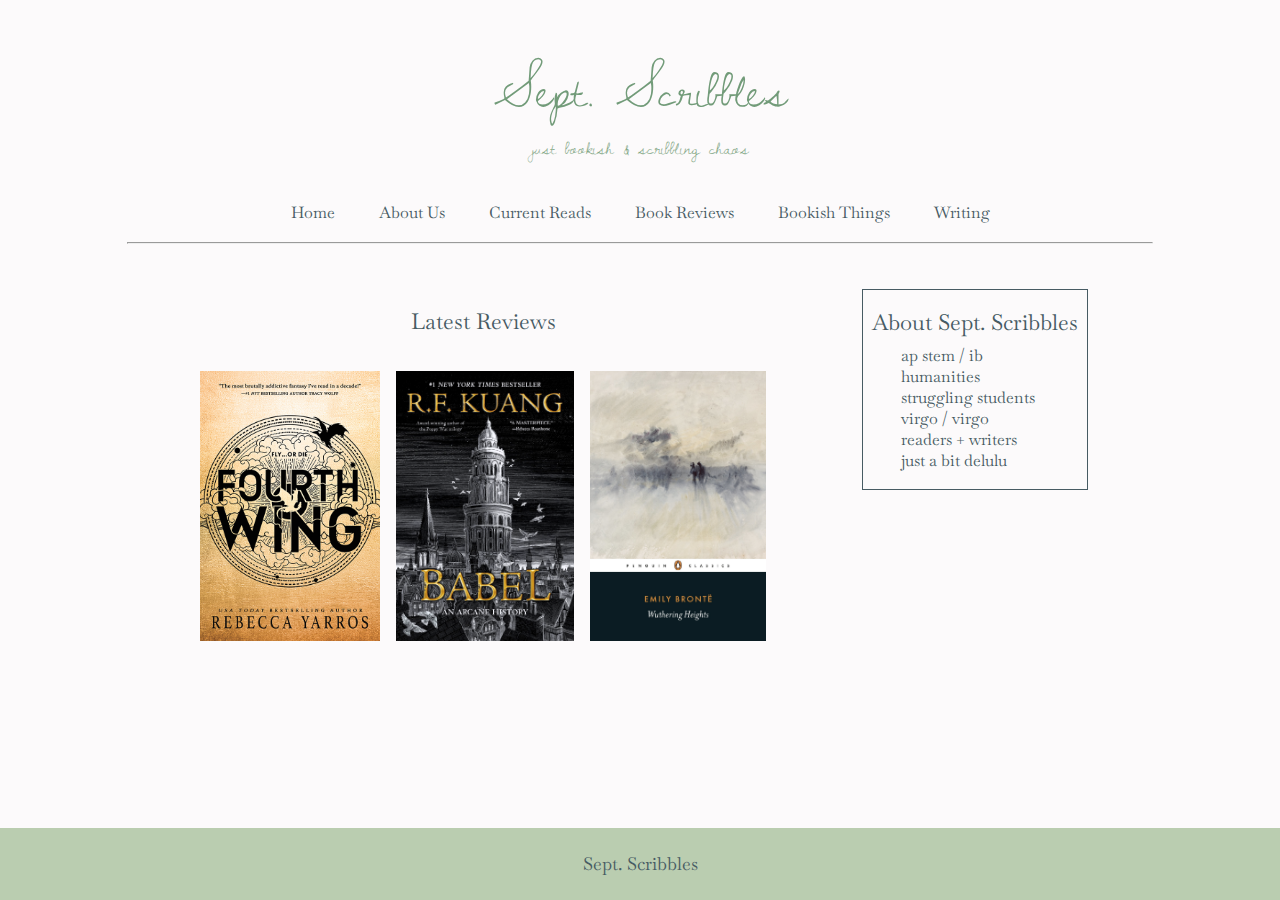
<file: index.html>
<!DOCTYPE html>
<html>
<head>
    <title>Home | Sept. Scribbles</title>
    <link rel="stylesheet" type="text/css" href="HP.css">
    <link rel="stylesheet" href="https://fonts.googleapis.com/css?family=Dawning of a New Day|Baskervville">
</head>

<body>
    <center>
        <div class="name">
            Sept. Scribbles
        </div>
        <div class="quote">
            just bookish & scribbling chaos
        </div>
        <div class="bar">
            <ul>
                <!-- <li>Home</li>
                <li>About Us</li>
                <li>Current Reads</li>
                <li>Book Reviews</li>
                <li>Bookish Things</li>
                <li>Writing</li> -->
                <li><a style="text-decoration: none; color: #475B63;" href="https://septscribbles.netlify.app/">Home</a></li>
                <li><a style="text-decoration: none; color: #475B63;" href="https://septscribbles.netlify.app/aboutus">About Us</a></li>
                <li><a style="text-decoration: none; color: #475B63;" href="https://septscribbles.netlify.app/currentreads">Current Reads</a></li>
                <li><a style="text-decoration: none; color: #475B63;" href="https://septscribbles.netlify.app/bookreviews">Book Reviews</a></li>
                <li><a style="text-decoration: none; color: #475B63;" href="https://septscribbles.netlify.app/bookishthings">Bookish Things</a></li>
                <li><a style="text-decoration: none; color: #475B63;" href="https://septscribbles.netlify.app/writing">Writing</a></li>
            </ul>
        </div>
        <hr style="width: 80vw; color: #475B63;">
    </center>
    <div class="container">
        <div class="reviews">
            <center>
                <p style="margin: 2vh 0 4vh 0; padding: 0; font-size: 22px;">
                    Latest Reviews
                </p>
            </center>
            <div class="books">
                <!-- most recent reviews at the top -->
                <a href="https://septscribbles.netlify.app/reviews/fourthwing"><img src="Images/Books/fw.jpeg" alt="Fourth Wing" style="height: 30vh;"></a>
                <a href="https://septscribbles.netlify.app/reviews/babel"><img src="Images/Books/baah.jpeg" alt="Babel" style="height: 30vh;"></a>
                <a href="https://septscribbles.netlify.app/reviews/wuthering"><img src="Images/Books/wh.jpeg" alt="Wuthering" style="height: 30vh;"></a>
                <!-- <a href="https://www.google.com/"><img src="filler.jpeg" alt="Recent Book 1" style="height: 30vh;"></a> -->
            </div>
        </div>
        <div class="about-us">
            <center>
                <p style="margin: 2vh 0 0 0; padding: 0; font-size: 22px;">
                    About Sept. Scribbles
                </p>
                <p style="margin: 1vh 3vw 2vh 3vw; padding: 0; text-align: left; font-size: 16px;">
                    <!-- <center> -->
                        ap stem / ib humanities
                        <br>
                        struggling students
                        <br>
                        virgo / virgo
                        <br>
                        readers + writers
                        <br>
                        just a bit delulu
                    <!-- </center> -->
                </p>
            </center>
        </div>
    </div>
    <div class="footing">
        Sept. Scribbles
    </div>
</body>
</html>
</file>
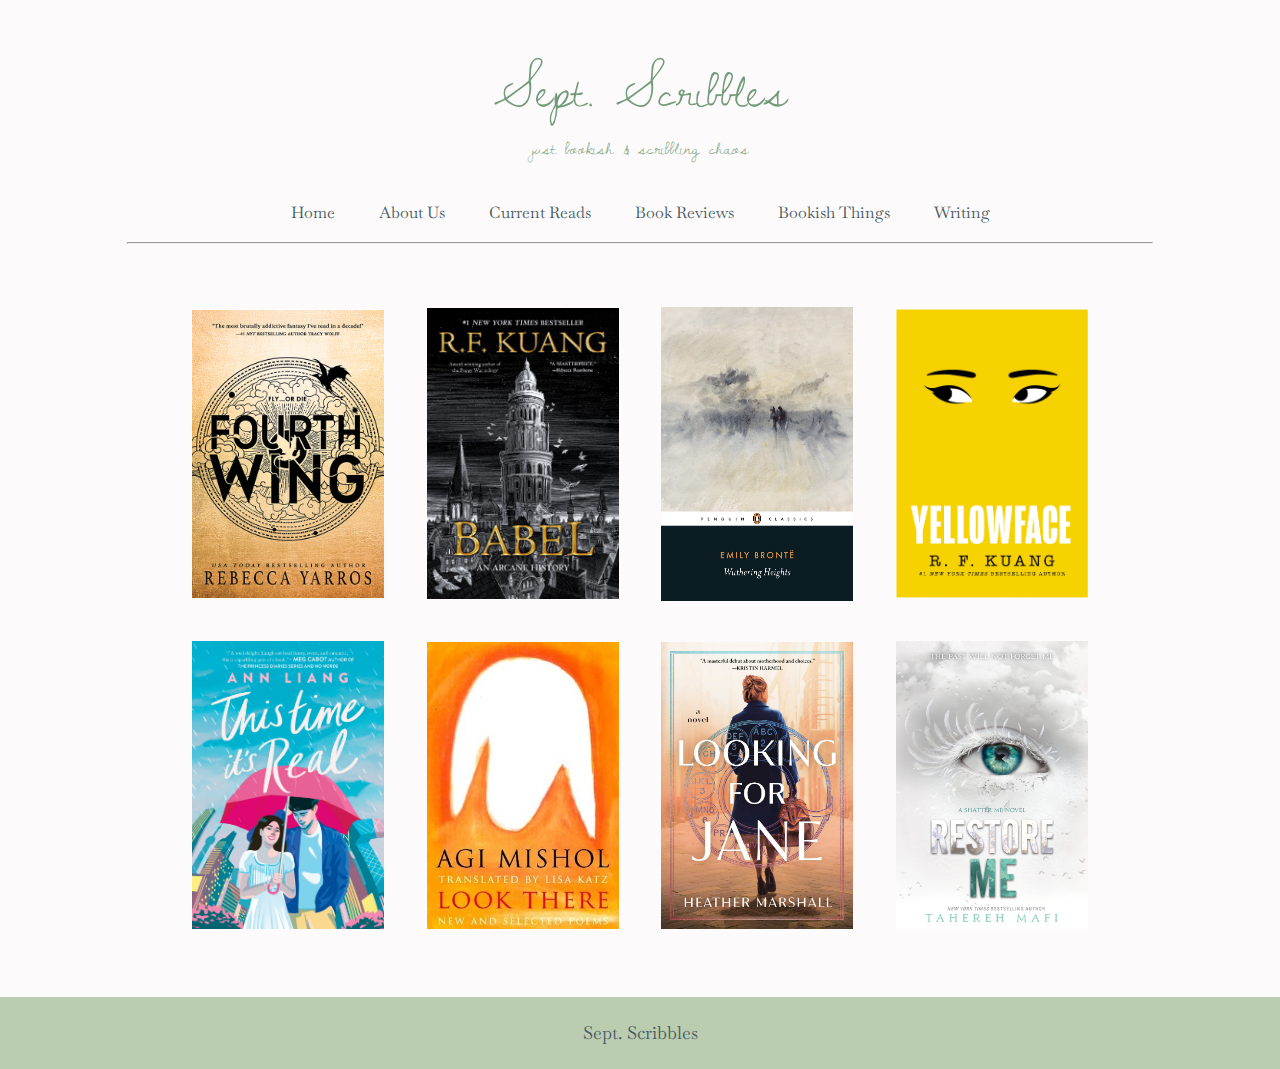
<file: BookReviews.html>
<!DOCTYPE html>
<html>
<head>
    <title>All Reviews | Sept. Scribbles</title>
    <link rel="stylesheet" type="text/css" href="BR.css">
    <link rel="stylesheet" href="https://fonts.googleapis.com/css?family=Dawning of a New Day|Baskervville">
</head>

<body>
    <center>
        <div class="name">
            Sept. Scribbles
        </div>
        <div class="quote">
            just bookish & scribbling chaos
        </div>
        <div class="bar">
            <ul>
                <!-- <li>Home</li>
                <li>About Us</li>
                <li>Current Reads</li>
                <li>Book Reviews</li>
                <li>Bookish Things</li>
                <li>Writing</li> -->
                <li><a style="text-decoration: none; color: #475B63;" href="https://septscribbles.netlify.app/">Home</a></li>
                <li><a style="text-decoration: none; color: #475B63;" href="https://septscribbles.netlify.app/aboutus">About Us</a></li>
                <li><a style="text-decoration: none; color: #475B63;" href="https://septscribbles.netlify.app/currentreads">Current Reads</a></li>
                <li><a style="text-decoration: none; color: #475B63;" href="https://septscribbles.netlify.app/bookreviews">Book Reviews</a></li>
                <li><a style="text-decoration: none; color: #475B63;" href="https://septscribbles.netlify.app/bookishthings">Bookish Things</a></li>
                <li><a style="text-decoration: none; color: #475B63;" href="https://septscribbles.netlify.app/writing">Writing</a></li>
            </ul>
        </div>
        <hr style="width: 80vw; color: #475B63;">
        <div class="covers">
            <!-- most recent reviews at the top -->
            <a href="https://septscribbles.netlify.app/reviews/fourthwing"><img src="Images/Books/fw.jpeg" alt="Fourth Wing" class="cover"></a>
            <a href="https://septscribbles.netlify.app/reviews/babel"><img src="Images/Books/baah.jpeg" alt="Babel" class="cover"></a>
            <a href="https://septscribbles.netlify.app/reviews/wuthering"><img src="Images/Books/wh.jpeg" alt="Wuthering" class="cover"></a>
            <a href="https://septscribbles.netlify.app/reviews/yellowface"><img src="Images/Books/y.jpeg" alt="Yellowface" class="cover"></a>
            <a href="https://septscribbles.netlify.app/reviews/thistimeit'sreal"><img src="Images/Books/ttir.jpeg" alt="This Time It's Real" class="cover"></a>
            <a href="https://septscribbles.netlify.app/reviews/look"><img src="Images/Books/ltsp.jpeg" alt="Look" class="cover"></a>
            <a href="https://septscribbles.netlify.app/reviews/looking"><img src="Images/Books/lfj.jpeg" alt="Looking" class="cover"></a>
            <a href="https://septscribbles.netlify.app/reviews/restore"><img src="Images/Books/rm.jpeg" alt="Restore" class="cover"></a>
            <!-- <a href="https://www.google.com/"><img src="filler.jpeg" alt="Book 8" class="cover"></a> -->
        </div>
    </center>
    <div class="footing">
        Sept. Scribbles
    </div>
</body>
</html>
</file>
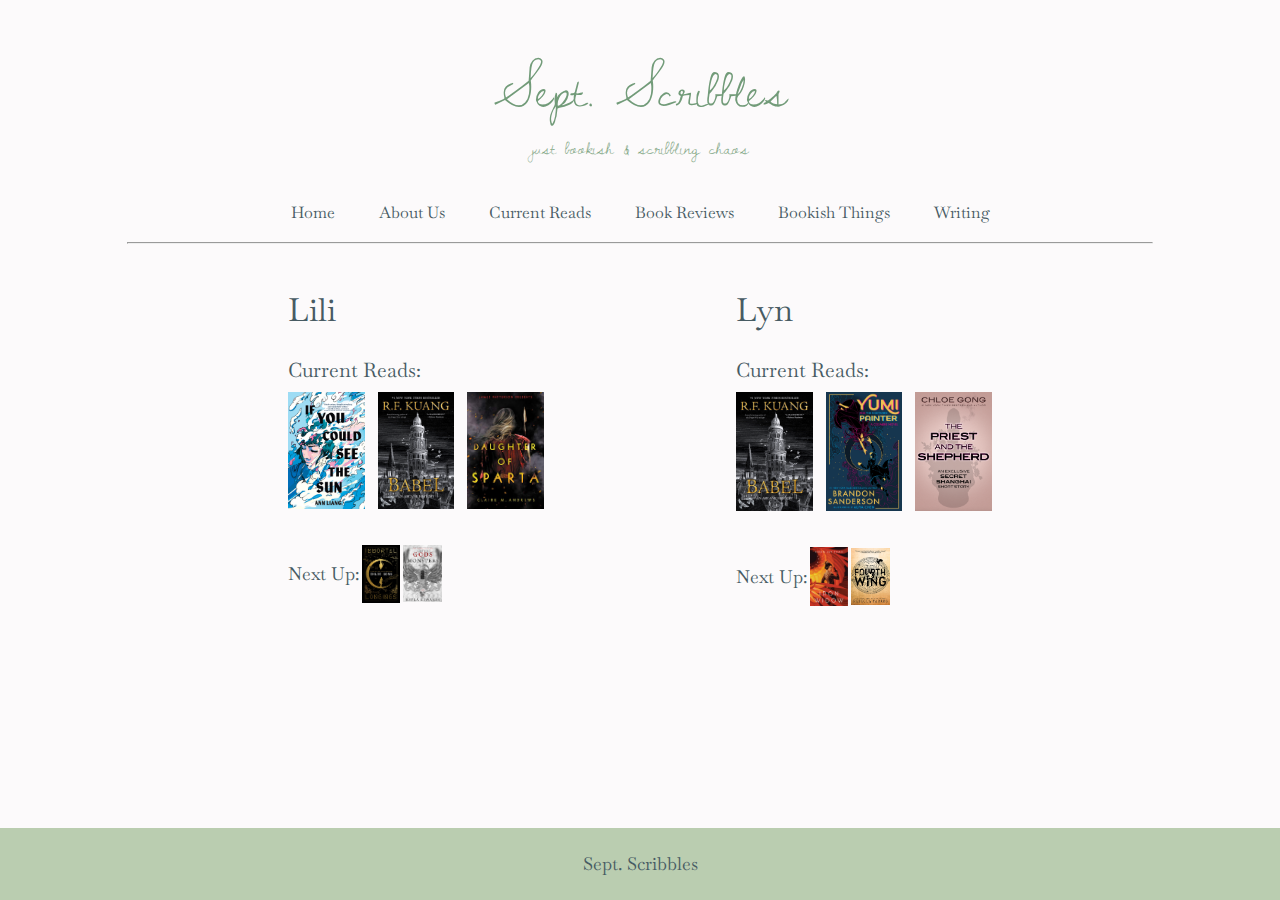
<file: CurrentReads.html>
<!DOCTYPE html>
<html>
<head>
    <title>Current Reads | Sept. Scribbles</title>
    <link rel="stylesheet" type="text/css" href="CR.css">
    <link rel="stylesheet" href="https://fonts.googleapis.com/css?family=Dawning of a New Day|Baskervville">
</head>

<body>
    <center>
        <div class="name">
            Sept. Scribbles
        </div>
        <div class="quote">
            just bookish & scribbling chaos
        </div>
        <div class="bar">
            <ul>
                <!-- <li>Home</li>
                <li>About Us</li>
                <li>Current Reads</li>
                <li>Book Reviews</li>
                <li>Bookish Things</li>
                <li>Writing</li> -->
                <li><a style="text-decoration: none; color: #475B63;" href="https://septscribbles.netlify.app/">Home</a></li>
                <li><a style="text-decoration: none; color: #475B63;" href="https://septscribbles.netlify.app/aboutus">About Us</a></li>
                <li><a style="text-decoration: none; color: #475B63;" href="https://septscribbles.netlify.app/currentreads">Current Reads</a></li>
                <li><a style="text-decoration: none; color: #475B63;" href="https://septscribbles.netlify.app/bookreviews">Book Reviews</a></li>
                <li><a style="text-decoration: none; color: #475B63;" href="https://septscribbles.netlify.app/bookishthings">Bookish Things</a></li>
                <li><a style="text-decoration: none; color: #475B63;" href="https://septscribbles.netlify.app/writing">Writing</a></li>
            </ul>
        </div>
        <hr style="width: 80vw; color: #475B63;">
    </center>
    <div class="container">
        <div class="person">
            <p class="text" style="margin-bottom: 3vh; font-size: 32px;">
                Lili
            </p>
            <p class="text" style="margin-bottom: 1vh; font-size: 20px;">
                Current Reads:
            </p>
            <div class="current">
                <img src="Images/Books/iycsts.jpg" alt="Lili CR 1" style="width: 6vw;">
                <img src="Images/Books/baah.jpeg" alt="Lili CR 2" style="width: 6vw;">
                <img src="Images/Books/dos.jpg" alt="Lili CR 3" style="width: 6vw;">
            </div>
            <div class="next">
                <p class="text" style="font-size: 18px;">
                    Next Up:
                </p>
                <img src="Images/Books/il.jpg" alt="Lili NR 1" style="width: 3vw;">
                <img src="Images/Books/cogam.jpg" alt="Lili NR 2" style="width: 3vw;">
            </div>
        </div>
        <div class="person">
            <p class="text" style="margin-bottom: 3vh; font-size: 32px;">
                Lyn
            </p>
            <p class="text" style="margin-bottom: 1vh; font-size: 20px;">
                Current Reads:
            </p>
            <div class="current">
                <img src="Images/Books/baah.jpeg" alt="Lyn CR 1" style="width: 6vw;">
                <img src="Images/Books/yatnp.jpg" alt="Lyn CR 2" style="width: 6vw;">
                <img src="Images/Books/tpats.jpg" alt="Lyn CR 3" style="width: 6vw;">
            </div>
            <div class="next">
                <p class="text" style="font-size: 18px;">
                    Next Up:
                </p>
                <img src="Images/Books/iw.jpg" alt="Lyn NR 1" style="width: 3vw;">
                <img src="Images/Books/fw.jpeg" alt="Lyn NR 2" style="width: 3vw;">
            </div>
        </div>
    </div>
    <div class="footing">
        Sept. Scribbles
    </div>
</body>
</html>
</file>
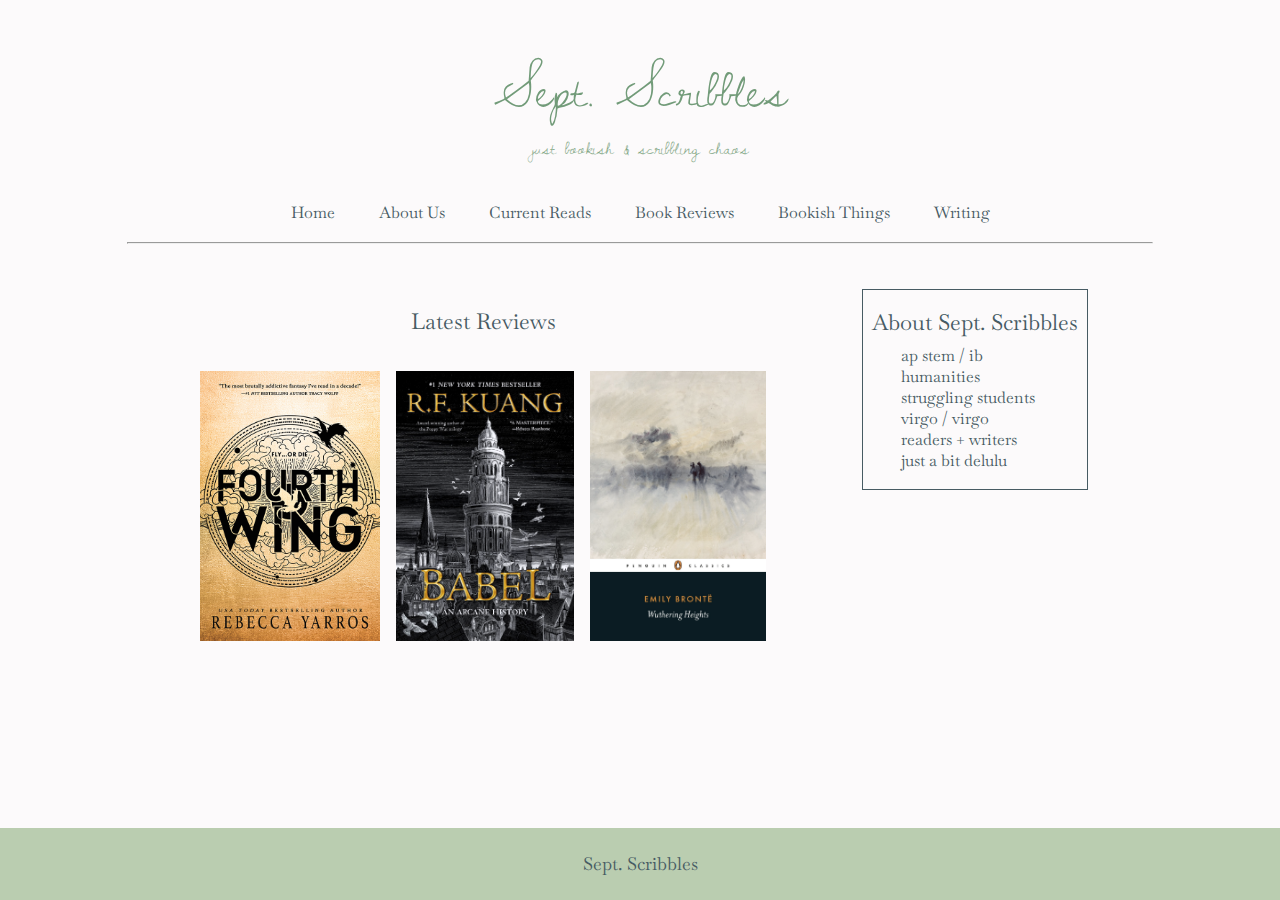
<file: HomePage.html>
<!DOCTYPE html>
<html>
<head>
    <title>Home | Sept. Scribbles</title>
    <link rel="stylesheet" type="text/css" href="HP.css">
    <link rel="stylesheet" href="https://fonts.googleapis.com/css?family=Dawning of a New Day|Baskervville">
</head>

<body>
    <center>
        <div class="name">
            Sept. Scribbles
        </div>
        <div class="quote">
            just bookish & scribbling chaos
        </div>
        <div class="bar">
            <ul>
                <li>Home</li>
                <li>About Us</li>
                <li>Current Reads</li>
                <li>Book Reviews</li>
                <li>Bookish Things</li>
                <li>Writing</li>
            </ul>
        </div>
        <hr style="width: 80vw; color: #475B63;">
    </center>
    <div class="container">
        <div class="reviews">
            <center>
                <p style="margin: 2vh 0 4vh 0; padding: 0; font-size: 22px;">
                    Latest Reviews
                </p>
            </center>
            <div class="books">
                <!-- most recent reviews at the top -->
                <a href="https://www.google.com/"><img src="Images/Books/fw.jpeg" alt="Fourth Wing" style="height: 30vh;"></a>
                <a href="https://www.google.com/"><img src="Images/Books/baah.jpeg" alt="Babel" style="height: 30vh;"></a>
                <a href="https://www.google.com/"><img src="Images/Books/wh.jpeg" alt="Wuthering" style="height: 30vh;"></a>
                <!-- <a href="https://www.google.com/"><img src="filler.jpeg" alt="Recent Book 1" style="height: 30vh;"></a> -->
            </div>
        </div>
        <div class="about-us">
            <center>
                <p style="margin: 2vh 0 0 0; padding: 0; font-size: 22px;">
                    About Sept. Scribbles
                </p>
                <p style="margin: 1vh 3vw 2vh 3vw; padding: 0; text-align: left; font-size: 16px;">
                    <!-- <center> -->
                        ap stem / ib humanities
                        <br>
                        struggling students
                        <br>
                        virgo / virgo
                        <br>
                        readers + writers
                        <br>
                        just a bit delulu
                    <!-- </center> -->
                </p>
            </center>
        </div>
    </div>
    <div class="footing">
        Sept. Scribbles
    </div>
</body>
</html>
</file>
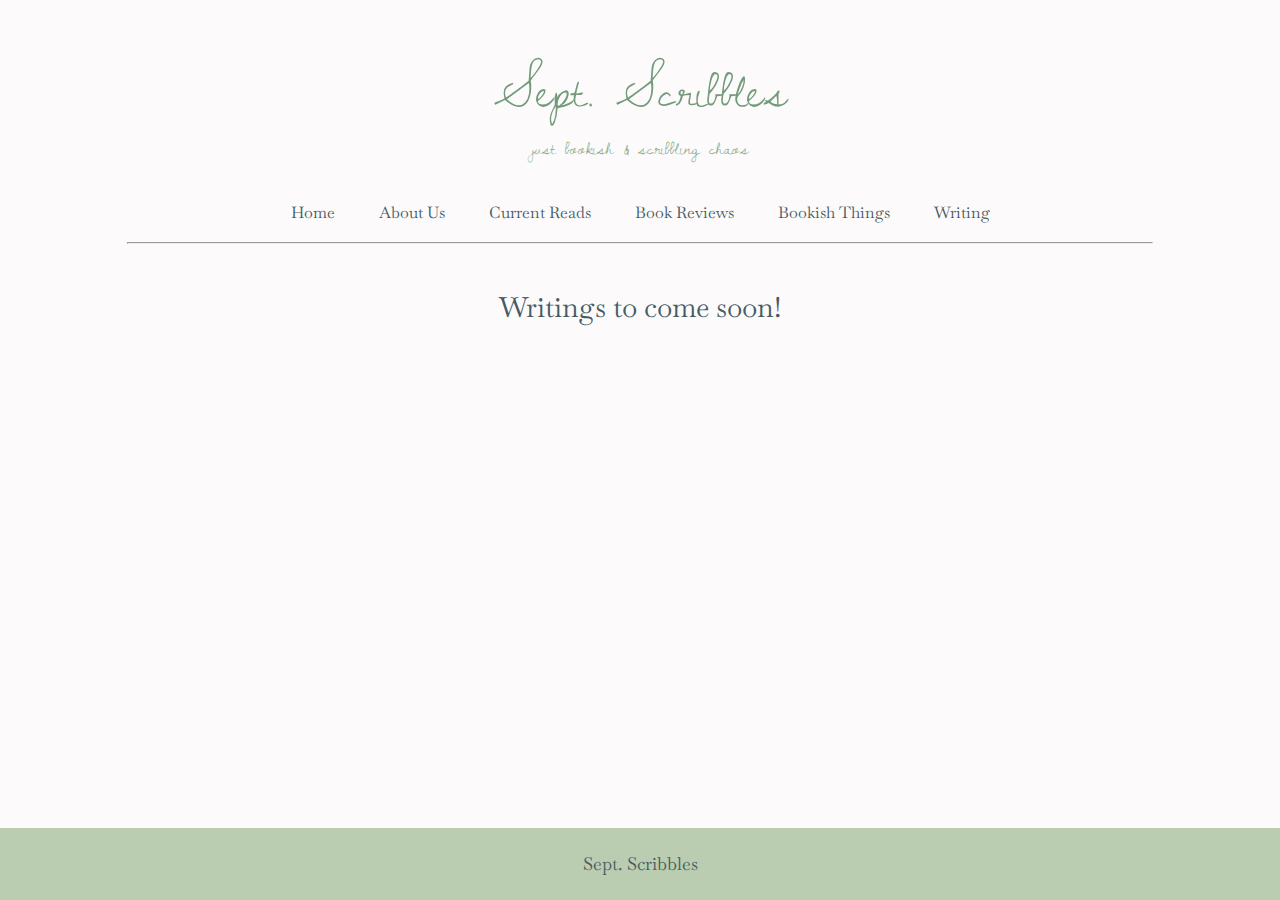
<file: Writing.html>
<!DOCTYPE html>
<html>
<head>
    <title>Writings | Sept. Scribbles</title>
    <link rel="stylesheet" type="text/css" href="W.css">
    <link rel="stylesheet" href="https://fonts.googleapis.com/css?family=Dawning of a New Day|Baskervville">
</head>

<body>
    <center>
        <div class="name">
            Sept. Scribbles
        </div>
        <div class="quote">
            just bookish & scribbling chaos
        </div>
        <div class="bar">
            <ul>
                <!-- <li>Home</li>
                <li>About Us</li>
                <li>Current Reads</li>
                <li>Book Reviews</li>
                <li>Bookish Things</li>
                <li>Writing</li> -->
                <li><a style="text-decoration: none; color: #475B63;" href="https://septscribbles.netlify.app/">Home</a></li>
                <li><a style="text-decoration: none; color: #475B63;" href="https://septscribbles.netlify.app/aboutus">About Us</a></li>
                <li><a style="text-decoration: none; color: #475B63;" href="https://septscribbles.netlify.app/currentreads">Current Reads</a></li>
                <li><a style="text-decoration: none; color: #475B63;" href="https://septscribbles.netlify.app/bookreviews">Book Reviews</a></li>
                <li><a style="text-decoration: none; color: #475B63;" href="https://septscribbles.netlify.app/bookishthings">Bookish Things</a></li>
                <li><a style="text-decoration: none; color: #475B63;" href="https://septscribbles.netlify.app/writing">Writing</a></li>
            </ul>
        </div>
        <hr style="width: 80vw; color: #475B63;">
    </center>
    <div style="margin: 5vh 25vw;">
        <center>
            <p style="font-size: 28px;">
                Writings to come soon!
            </p>
        </center>
        <!-- <div style="margin-bottom: 4vh;">
            <p style="font-size: 28px;">
                [Writing 1 name]
            </p>
            <p style="font-size: 20px;">
                [Writing 1 synopsis]
            </p>
        </div>
        <div style="margin-bottom: 4vh;">
            <p style="font-size: 28px;">
                [Writing 2 name]
            </p>
            <p style="font-size: 20px;">
                [Writing 2 synopsis]
            </p>
        </div>
        <div>
            <p style="font-size: 28px;">
                [Writing 3 name]
            </p>
            <p style="font-size: 20px;">
                [Writing 3 synopsis]
            </p>
        </div> -->
    </div>
    <div class="footing">
        Sept. Scribbles
    </div>
</body>
</html>
</file>
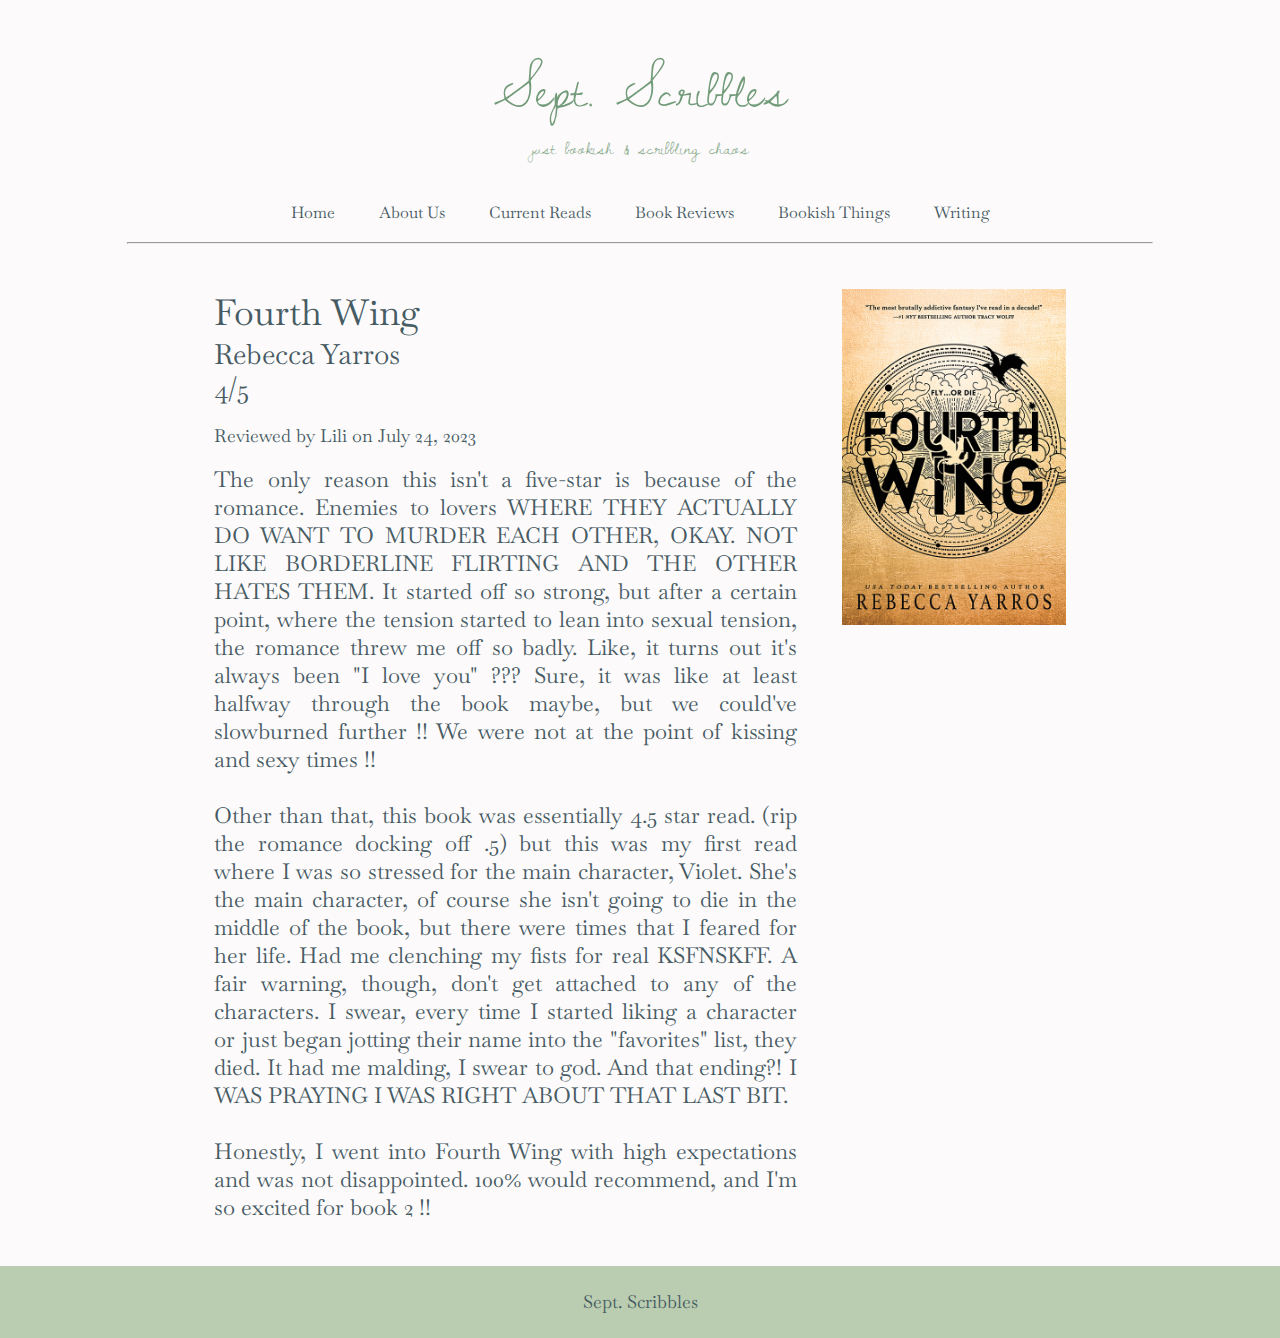
<file: Reviews/FourthWing.html>
<!DOCTYPE html>
<html>
<head>
    <title>Fourth Wing Review | Sept. Scribbles</title>
    <link rel="stylesheet" type="text/css" href="BRCT.css">
    <link rel="stylesheet" href="https://fonts.googleapis.com/css?family=Dawning of a New Day|Baskervville">
</head>

<body>
    <center>
        <div class="name">
            Sept. Scribbles
        </div>
        <div class="quote">
            just bookish & scribbling chaos
        </div>
        <div class="bar">
            <ul>
                <li><a style="text-decoration: none; color: #475B63;" href="https://septscribbles.netlify.app/">Home</a></li>
                <li><a style="text-decoration: none; color: #475B63;" href="https://septscribbles.netlify.app/aboutus">About Us</a></li>
                <li><a style="text-decoration: none; color: #475B63;" href="https://septscribbles.netlify.app/currentreads">Current Reads</a></li>
                <li><a style="text-decoration: none; color: #475B63;" href="https://septscribbles.netlify.app/bookreviews">Book Reviews</a></li>
                <li><a style="text-decoration: none; color: #475B63;" href="https://septscribbles.netlify.app/bookishthings">Bookish Things</a></li>
                <li><a style="text-decoration: none; color: #475B63;" href="https://septscribbles.netlify.app/writing">Writing</a></li>
            </ul>
        </div>
        <hr style="width: 80vw; color: #475B63;">
        <div class="review">
            <div class="content">
                <p style="font-size: 36px;">
                    Fourth Wing
                </p>
                <p style="font-size: 28px;">
                    Rebecca Yarros
                </p>
                <p style="font-size: 26px;">
                    4/5
                </p>
                <br>
                <p style="font-size: 18px;">
                    Reviewed by Lili on July 24, 2023
                </p>
                <br>
                <p style="text-align: justify; font-size: 22px;">
                    The only reason this isn't a five-star is because of the romance. Enemies to lovers WHERE THEY ACTUALLY DO WANT TO MURDER EACH OTHER, OKAY. NOT LIKE BORDERLINE FLIRTING AND THE OTHER HATES THEM. It started off so strong, but after a certain point, where the tension started to lean into sexual tension, the romance threw me off so badly. Like, it turns out it's always been "I love you" ??? Sure, it was like at least halfway through the book maybe, but we could've slowburned further !! We were not at the point of kissing and sexy times !!
                    <br><br>
                    Other than that, this book was essentially 4.5 star read. (rip the romance docking off .5) but this was my first read where I was so stressed for the main character, Violet. She's the main character, of course she isn't going to die in the middle of the book, but there were times that I feared for her life. Had me clenching my fists for real KSFNSKFF. A fair warning, though, don't get attached to any of the characters. I swear, every time I started liking a character or just began jotting their name into the "favorites" list, they died. It had me malding, I swear to god. And that ending?! I WAS PRAYING I WAS RIGHT ABOUT THAT LAST BIT.
                    <br><br>
                    Honestly, I went into Fourth Wing with high expectations and was not disappointed. 100% would recommend, and I'm so excited for book 2 !!
                </p>
            </div>
            <img src="../Images/Books/fw.jpeg" alt="book" style="flex-basis: 25%; align-self: flex-start; width: 10vw;">
        </div>
    </center>
    <div class="footing">
        Sept. Scribbles
    </div>
</body>
</html>
</file>
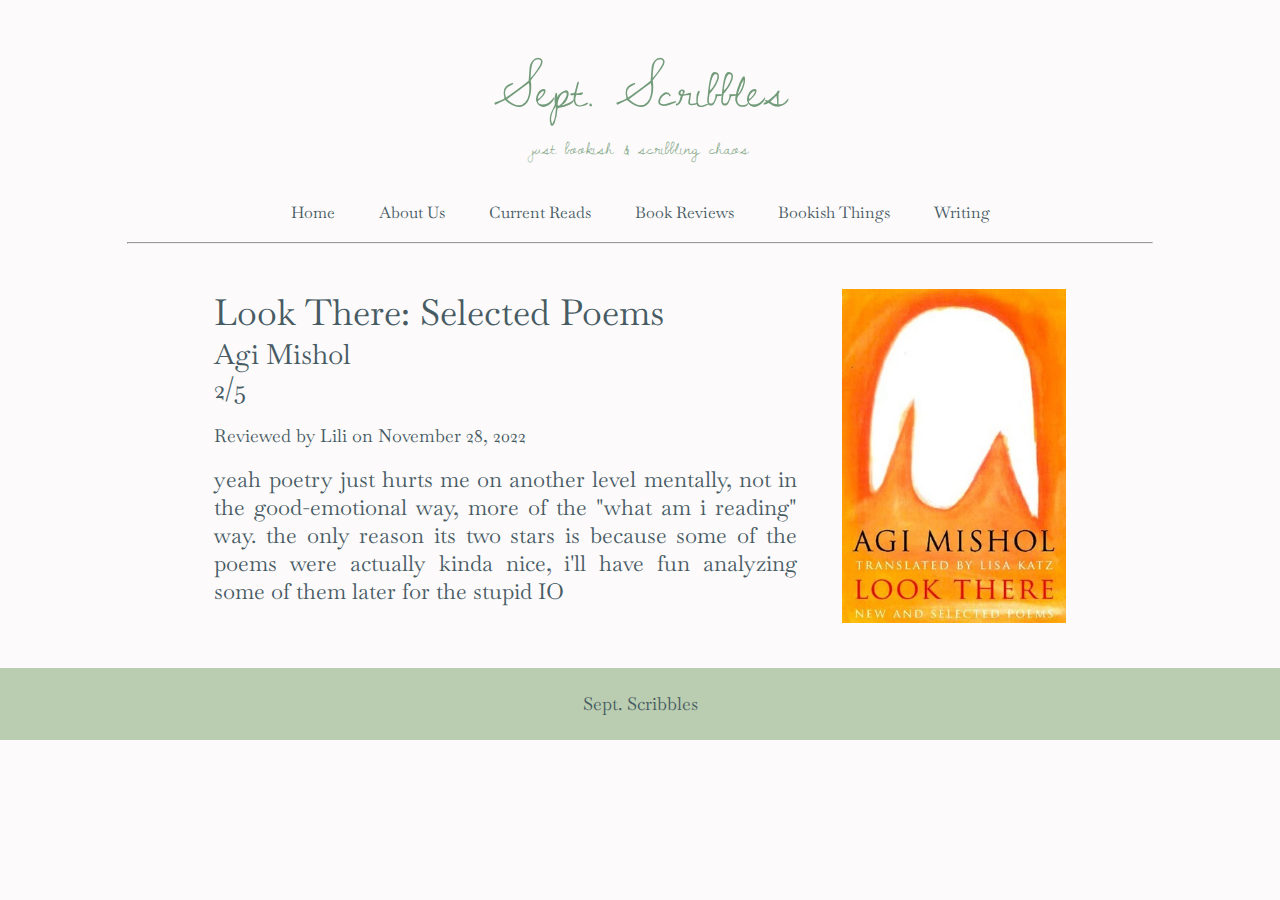
<file: Reviews/Look.html>
<!DOCTYPE html>
<html>
<head>
    <title>Look There: Selected Poems Review | Sept. Scribbles</title>
    <link rel="stylesheet" type="text/css" href="BRCT.css">
    <link rel="stylesheet" href="https://fonts.googleapis.com/css?family=Dawning of a New Day|Baskervville">
</head>

<body>
    <center>
        <div class="name">
            Sept. Scribbles
        </div>
        <div class="quote">
            just bookish & scribbling chaos
        </div>
        <div class="bar">
            <ul>
                <li><a style="text-decoration: none; color: #475B63;" href="https://septscribbles.netlify.app/">Home</a></li>
                <li><a style="text-decoration: none; color: #475B63;" href="https://septscribbles.netlify.app/aboutus">About Us</a></li>
                <li><a style="text-decoration: none; color: #475B63;" href="https://septscribbles.netlify.app/currentreads">Current Reads</a></li>
                <li><a style="text-decoration: none; color: #475B63;" href="https://septscribbles.netlify.app/bookreviews">Book Reviews</a></li>
                <li><a style="text-decoration: none; color: #475B63;" href="https://septscribbles.netlify.app/bookishthings">Bookish Things</a></li>
                <li><a style="text-decoration: none; color: #475B63;" href="https://septscribbles.netlify.app/writing">Writing</a></li>
            </ul>
        </div>
        <hr style="width: 80vw; color: #475B63;">
        <div class="review">
            <div class="content">
                <p style="font-size: 36px;">
                    Look There: Selected Poems
                </p>
                <p style="font-size: 28px;">
                    Agi Mishol
                </p>
                <p style="font-size: 26px;">
                    2/5
                </p>
                <br>
                <p style="font-size: 18px;">
                    Reviewed by Lili on November 28, 2022
                </p>
                <br>
                <p style="text-align: justify; font-size: 22px;">
                    yeah poetry just hurts me on another level mentally, not in the good-emotional way, more of the "what am i reading" way. the only reason its two stars is because some of the poems were actually kinda nice, i'll have fun analyzing some of them later for the stupid IO
                </p>
            </div>
            <img src="../Images/Books/ltsp.jpeg" alt="book" style="flex-basis: 25%; align-self: flex-start; width: 10vw;">
        </div>
    </center>
    <div class="footing">
        Sept. Scribbles
    </div>
</body>
</html>
</file>
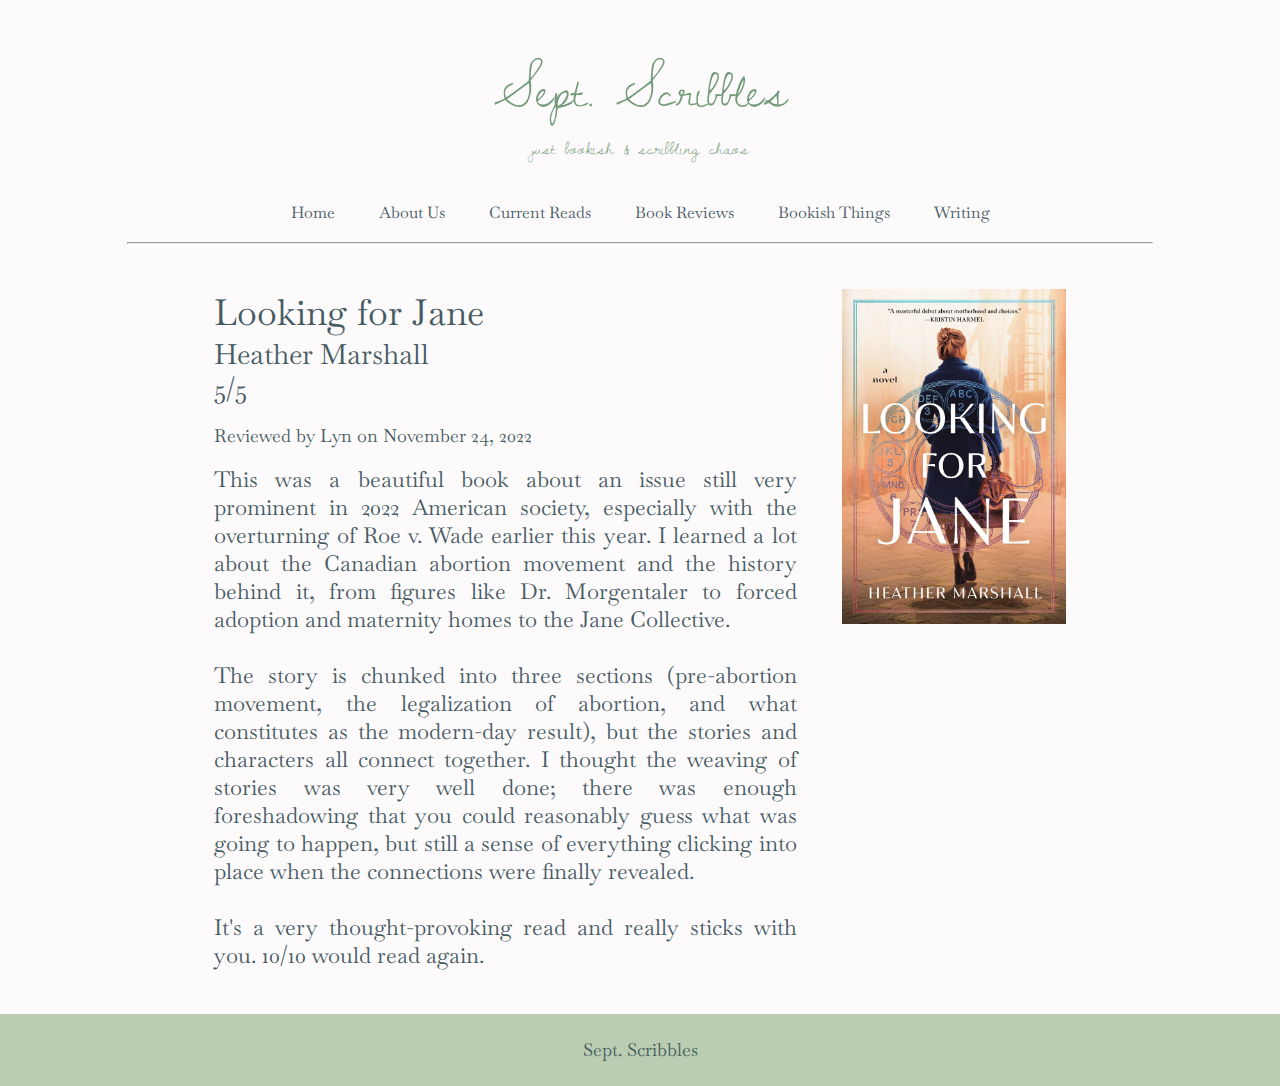
<file: Reviews/Looking.html>
<!DOCTYPE html>
<html>
<head>
    <title>Looking for Jane Review | Sept. Scribbles</title>
    <link rel="stylesheet" type="text/css" href="BRCT.css">
    <link rel="stylesheet" href="https://fonts.googleapis.com/css?family=Dawning of a New Day|Baskervville">
</head>

<body>
    <center>
        <div class="name">
            Sept. Scribbles
        </div>
        <div class="quote">
            just bookish & scribbling chaos
        </div>
        <div class="bar">
            <ul>
                <li><a style="text-decoration: none; color: #475B63;" href="https://septscribbles.netlify.app/">Home</a></li>
                <li><a style="text-decoration: none; color: #475B63;" href="https://septscribbles.netlify.app/aboutus">About Us</a></li>
                <li><a style="text-decoration: none; color: #475B63;" href="https://septscribbles.netlify.app/currentreads">Current Reads</a></li>
                <li><a style="text-decoration: none; color: #475B63;" href="https://septscribbles.netlify.app/bookreviews">Book Reviews</a></li>
                <li><a style="text-decoration: none; color: #475B63;" href="https://septscribbles.netlify.app/bookishthings">Bookish Things</a></li>
                <li><a style="text-decoration: none; color: #475B63;" href="https://septscribbles.netlify.app/writing">Writing</a></li>
            </ul>
        </div>
        <hr style="width: 80vw; color: #475B63;">
        <div class="review">
            <div class="content">
                <p style="font-size: 36px;">
                    Looking for Jane
                </p>
                <p style="font-size: 28px;">
                    Heather Marshall
                </p>
                <p style="font-size: 26px;">
                    5/5
                </p>
                <br>
                <p style="font-size: 18px;">
                    Reviewed by Lyn on November 24, 2022
                </p>
                <br>
                <p style="text-align: justify; font-size: 22px;">
                    This was a beautiful book about an issue still very prominent in 2022 American society, especially with the overturning of Roe v. Wade earlier this year. I learned a lot about the Canadian abortion movement and the history behind it, from figures like Dr. Morgentaler to forced adoption and maternity homes to the Jane Collective.
                    <br><br>
                    The story is chunked into three sections (pre-abortion movement, the legalization of abortion, and what constitutes as the modern-day result), but the stories and characters all connect together. I thought the weaving of stories was very well done; there was enough foreshadowing that you could reasonably guess what was going to happen, but still a sense of everything clicking into place when the connections were finally revealed.
                    <br><br>
                    It's a very thought-provoking read and really sticks with you. 10/10 would read again.
                </p>
            </div>
            <img src="../Images/Books/lfj.jpeg" alt="book" style="flex-basis: 25%; align-self: flex-start; width: 10vw;">
        </div>
    </center>
    <div class="footing">
        Sept. Scribbles
    </div>
</body>
</html>
</file>
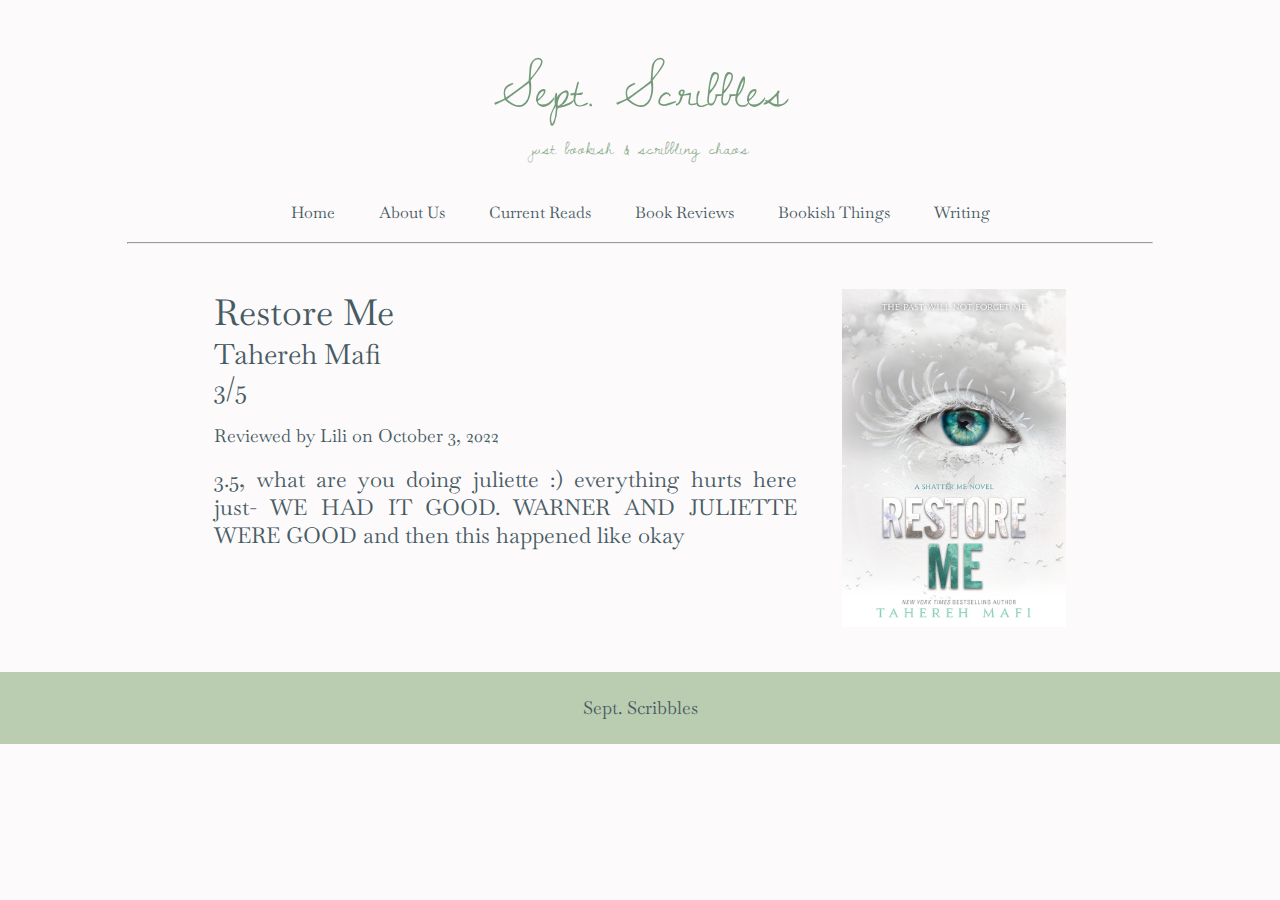
<file: Reviews/Restore.html>
<!DOCTYPE html>
<html>
<head>
    <title>Restore Me Review | Sept. Scribbles</title>
    <link rel="stylesheet" type="text/css" href="BRCT.css">
    <link rel="stylesheet" href="https://fonts.googleapis.com/css?family=Dawning of a New Day|Baskervville">
</head>

<body>
    <center>
        <div class="name">
            Sept. Scribbles
        </div>
        <div class="quote">
            just bookish & scribbling chaos
        </div>
        <div class="bar">
            <ul>
                <li><a style="text-decoration: none; color: #475B63;" href="https://septscribbles.netlify.app/">Home</a></li>
                <li><a style="text-decoration: none; color: #475B63;" href="https://septscribbles.netlify.app/aboutus">About Us</a></li>
                <li><a style="text-decoration: none; color: #475B63;" href="https://septscribbles.netlify.app/currentreads">Current Reads</a></li>
                <li><a style="text-decoration: none; color: #475B63;" href="https://septscribbles.netlify.app/bookreviews">Book Reviews</a></li>
                <li><a style="text-decoration: none; color: #475B63;" href="https://septscribbles.netlify.app/bookishthings">Bookish Things</a></li>
                <li><a style="text-decoration: none; color: #475B63;" href="https://septscribbles.netlify.app/writing">Writing</a></li>
            </ul>
        </div>
        <hr style="width: 80vw; color: #475B63;">
        <div class="review">
            <div class="content">
                <p style="font-size: 36px;">
                    Restore Me
                </p>
                <p style="font-size: 28px;">
                    Tahereh Mafi
                </p>
                <p style="font-size: 26px;">
                    3/5
                </p>
                <br>
                <p style="font-size: 18px;">
                    Reviewed by Lili on October 3, 2022
                </p>
                <br>
                <p style="text-align: justify; font-size: 22px;">
                    3.5, what are you doing juliette :) everything hurts here just- WE HAD IT GOOD. WARNER AND JULIETTE WERE GOOD and then this happened like okay
                </p>
            </div>
            <img src="../Images/Books/rm.jpeg" alt="book" style="flex-basis: 25%; align-self: flex-start; width: 10vw;">
        </div>
    </center>
    <div class="footing">
        Sept. Scribbles
    </div>
</body>
</html>
</file>
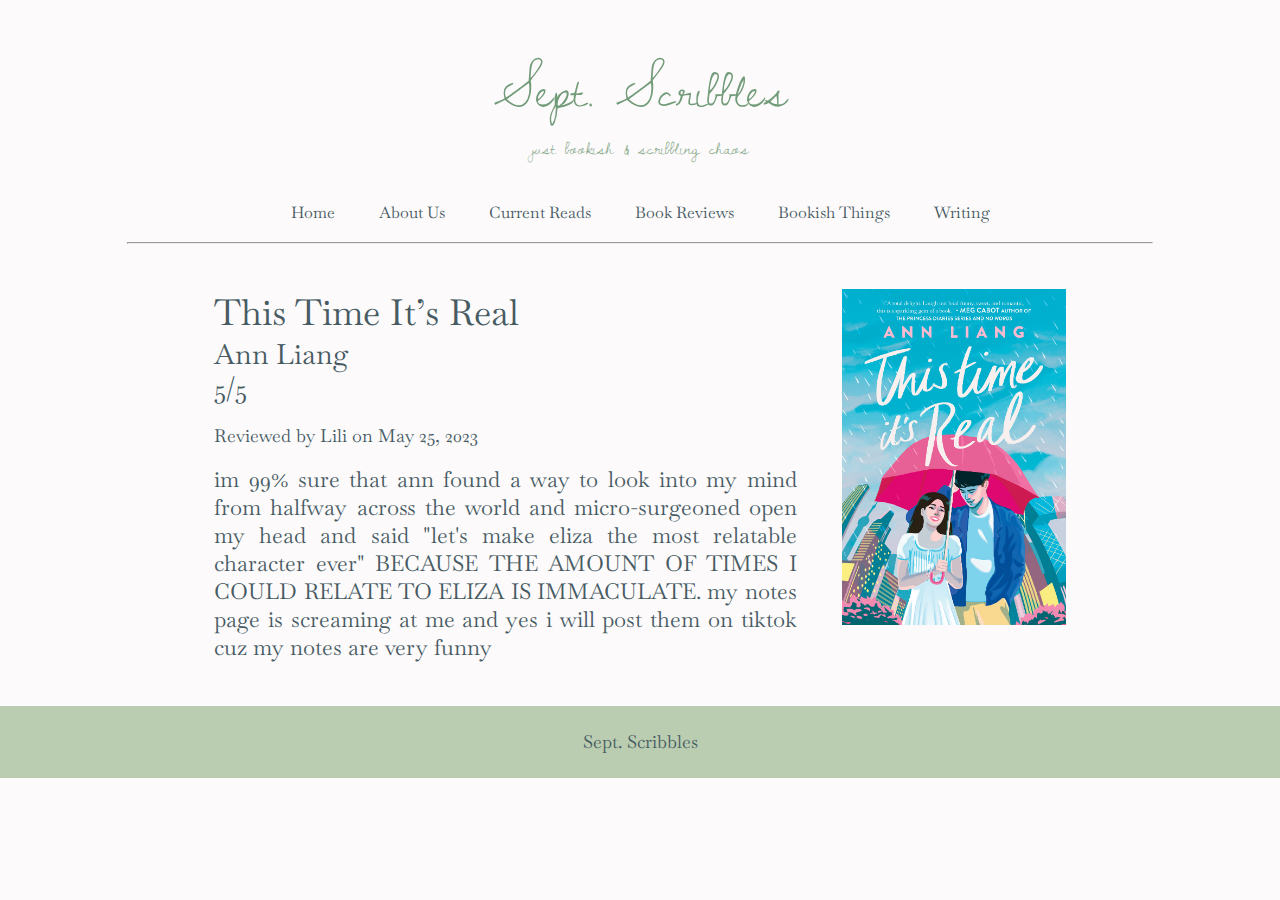
<file: Reviews/ThisTimeIt'sReal.html>
<!DOCTYPE html>
<html>
<head>
    <title>This Time It’s Real Review | Sept. Scribbles</title>
    <link rel="stylesheet" type="text/css" href="BRCT.css">
    <link rel="stylesheet" href="https://fonts.googleapis.com/css?family=Dawning of a New Day|Baskervville">
</head>

<body>
    <center>
        <div class="name">
            Sept. Scribbles
        </div>
        <div class="quote">
            just bookish & scribbling chaos
        </div>
        <div class="bar">
            <ul>
                <li><a style="text-decoration: none; color: #475B63;" href="https://septscribbles.netlify.app/">Home</a></li>
                <li><a style="text-decoration: none; color: #475B63;" href="https://septscribbles.netlify.app/aboutus">About Us</a></li>
                <li><a style="text-decoration: none; color: #475B63;" href="https://septscribbles.netlify.app/currentreads">Current Reads</a></li>
                <li><a style="text-decoration: none; color: #475B63;" href="https://septscribbles.netlify.app/bookreviews">Book Reviews</a></li>
                <li><a style="text-decoration: none; color: #475B63;" href="https://septscribbles.netlify.app/bookishthings">Bookish Things</a></li>
                <li><a style="text-decoration: none; color: #475B63;" href="https://septscribbles.netlify.app/writing">Writing</a></li>
            </ul>
        </div>
        <hr style="width: 80vw; color: #475B63;">
        <div class="review">
            <div class="content">
                <p style="font-size: 36px;">
                    This Time It’s Real
                </p>
                <p style="font-size: 28px;">
                    Ann Liang
                </p>
                <p style="font-size: 26px;">
                    5/5
                </p>
                <br>
                <p style="font-size: 18px;">
                    Reviewed by Lili on May 25, 2023
                </p>
                <br>
                <p style="text-align: justify; font-size: 22px;">
                    im 99% sure that ann found a way to look into my mind from halfway across the world and micro-surgeoned open my head and said "let's make eliza the most relatable character ever" BECAUSE THE AMOUNT OF TIMES I COULD RELATE TO ELIZA IS IMMACULATE. my notes page is screaming at me and yes i will post them on tiktok cuz my notes are very funny
                </p>
            </div>
            <img src="../Images/Books/ttir.jpeg" alt="book" style="flex-basis: 25%; align-self: flex-start; width: 10vw;">
        </div>
    </center>
    <div class="footing">
        Sept. Scribbles
    </div>
</body>
</html>
</file>
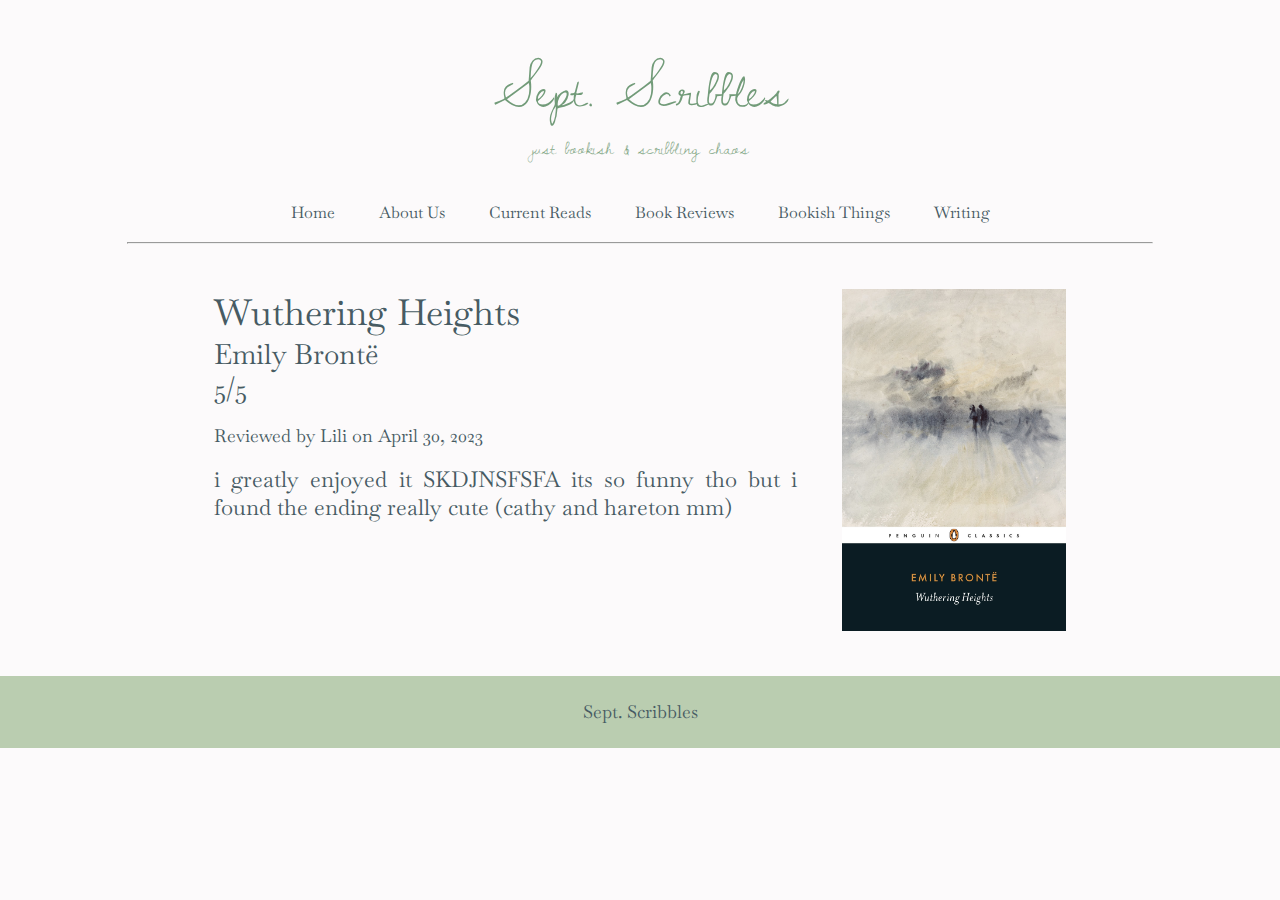
<file: Reviews/Wuthering.html>
<!DOCTYPE html>
<html>
<head>
    <title>Wuthering Heights Review | Sept. Scribbles</title>
    <link rel="stylesheet" type="text/css" href="BRCT.css">
    <link rel="stylesheet" href="https://fonts.googleapis.com/css?family=Dawning of a New Day|Baskervville">
</head>

<body>
    <center>
        <div class="name">
            Sept. Scribbles
        </div>
        <div class="quote">
            just bookish & scribbling chaos
        </div>
        <div class="bar">
            <ul>
                <li><a style="text-decoration: none; color: #475B63;" href="https://septscribbles.netlify.app/">Home</a></li>
                <li><a style="text-decoration: none; color: #475B63;" href="https://septscribbles.netlify.app/aboutus">About Us</a></li>
                <li><a style="text-decoration: none; color: #475B63;" href="https://septscribbles.netlify.app/currentreads">Current Reads</a></li>
                <li><a style="text-decoration: none; color: #475B63;" href="https://septscribbles.netlify.app/bookreviews">Book Reviews</a></li>
                <li><a style="text-decoration: none; color: #475B63;" href="https://septscribbles.netlify.app/bookishthings">Bookish Things</a></li>
                <li><a style="text-decoration: none; color: #475B63;" href="https://septscribbles.netlify.app/writing">Writing</a></li>
            </ul>
        </div>
        <hr style="width: 80vw; color: #475B63;">
        <div class="review">
            <div class="content">
                <p style="font-size: 36px;">
                    Wuthering Heights
                </p>
                <p style="font-size: 28px;">
                    Emily Brontë
                </p>
                <p style="font-size: 26px;">
                    5/5
                </p>
                <br>
                <p style="font-size: 18px;">
                    Reviewed by Lili on April 30, 2023
                </p>
                <br>
                <p style="text-align: justify; font-size: 22px;">
                    i greatly enjoyed it SKDJNSFSFA its so funny tho but i found the ending really cute (cathy and hareton mm)
                </p>
            </div>
            <img src="../Images/Books/wh.jpeg" alt="book" style="flex-basis: 25%; align-self: flex-start; width: 10vw;">
        </div>
    </center>
    <div class="footing">
        Sept. Scribbles
    </div>
</body>
</html>
</file>
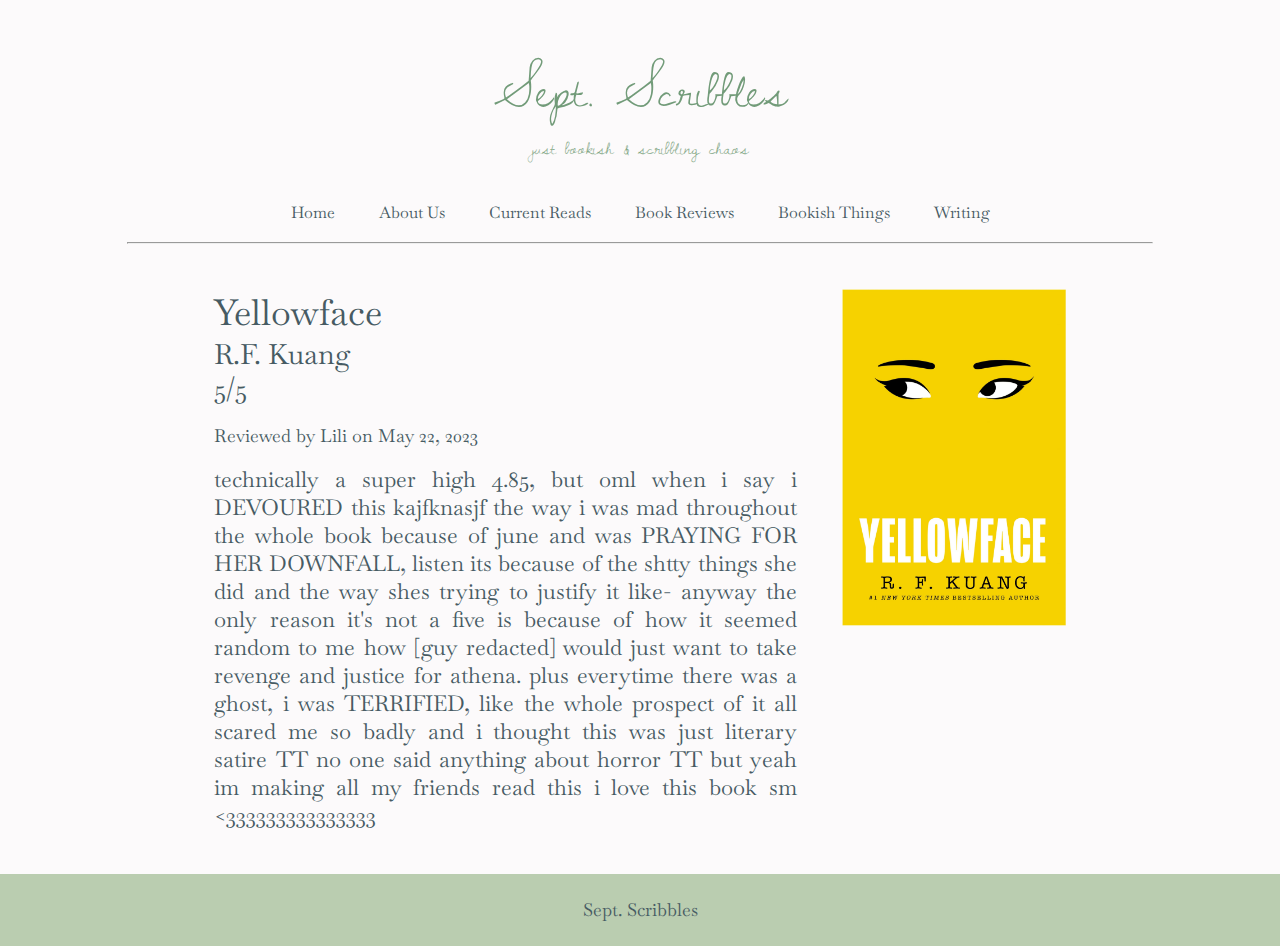
<file: Reviews/Yellowface.html>
<!DOCTYPE html>
<html>
<head>
    <title>Yellowface Review | Sept. Scribbles</title>
    <link rel="stylesheet" type="text/css" href="BRCT.css">
    <link rel="stylesheet" href="https://fonts.googleapis.com/css?family=Dawning of a New Day|Baskervville">
</head>

<body>
    <center>
        <div class="name">
            Sept. Scribbles
        </div>
        <div class="quote">
            just bookish & scribbling chaos
        </div>
        <div class="bar">
            <ul>
                <li><a style="text-decoration: none; color: #475B63;" href="https://septscribbles.netlify.app/">Home</a></li>
                <li><a style="text-decoration: none; color: #475B63;" href="https://septscribbles.netlify.app/aboutus">About Us</a></li>
                <li><a style="text-decoration: none; color: #475B63;" href="https://septscribbles.netlify.app/currentreads">Current Reads</a></li>
                <li><a style="text-decoration: none; color: #475B63;" href="https://septscribbles.netlify.app/bookreviews">Book Reviews</a></li>
                <li><a style="text-decoration: none; color: #475B63;" href="https://septscribbles.netlify.app/bookishthings">Bookish Things</a></li>
                <li><a style="text-decoration: none; color: #475B63;" href="https://septscribbles.netlify.app/writing">Writing</a></li>
            </ul>
        </div>
        <hr style="width: 80vw; color: #475B63;">
        <div class="review">
            <div class="content">
                <p style="font-size: 36px;">
                    Yellowface
                </p>
                <p style="font-size: 28px;">
                    R.F. Kuang
                </p>
                <p style="font-size: 26px;">
                    5/5
                </p>
                <br>
                <p style="font-size: 18px;">
                    Reviewed by Lili on May 22, 2023
                </p>
                <br>
                <p style="text-align: justify; font-size: 22px;">
                    technically a super high 4.85, but oml when i say i DEVOURED this kajfknasjf the way i was mad throughout the whole book because of june and was PRAYING FOR HER DOWNFALL, listen its because of the shtty things she did and the way shes trying to justify it like- anyway the only reason it's not a five is because of how it seemed random to me how [guy redacted] would just want to take revenge and justice for athena. plus everytime there was a ghost, i was TERRIFIED, like the whole prospect of it all scared me so badly and i thought this was just literary satire TT no one said anything about horror TT but yeah im making all my friends read this i love this book sm &lt;333333333333333
                </p>
            </div>
            <img src="../Images/Books/y.jpeg" alt="book" style="flex-basis: 25%; align-self: flex-start; width: 10vw;">
        </div>
    </center>
    <div class="footing">
        Sept. Scribbles
    </div>
</body>
</html>
</file>
<file: HP.css>
body {
    margin: 0;
    background-color: #FCFAFB;
}

div.name {
    margin-top: 5vh;
    font-family: "Dawning of a New Day";
    font-size: 54px;
    color: #729B79;
}

div.quote {
    margin-bottom: 3vh;
    font-family: "Dawning of a New Day";
    font-size: 20px;
    color: #84A887;
}

div.bar {
    font-family: "Baskervville";
    color: #475B63;
}

ul {
    list-style: none;
    margin: 0;
    padding: 0;
    width: 100%;
}

li {
    text-align: center;
    display: inline-block;
    padding: 11px 20px;
}

div.container {
    display: flex;
    justify-content: space-between;
    margin: 5vh 15vw 5vh 15vw;
    width: 70vw;
    font-family: "Baskervville";
    color: #475B63;
}

div.reviews {
    flex-basis: 65%;
    display: flex;
    flex-direction: column;
}

div.books {
    display: flex;
    flex-wrap: wrap;
    justify-content: space-around;
    align-items: center;
}

div.about-us {
    flex-basis: 25%;
    align-self: flex-start;
    border: 1px solid #475B63;
}

div.footing {
    position: fixed;
    bottom: 0;
    height: 8vh;
    width: 100%;
    text-align: center;
    line-height: 8vh;
    font-family: "Baskervville";
    font-size: 18px;
    color: #475B63;
    background-color: #BACDB0;
}

@media screen and (max-width: 850px) {
    div.footing {
        position: static;
    }
}
</file>
<file: BR.css>
body {
    margin: 0;
    background-color: #FCFAFB;
}

div.name {
    margin-top: 5vh;
    font-family: "Dawning of a New Day";
    font-size: 54px;
    color: #729B79;
}

div.quote {
    margin-bottom: 3vh;
    font-family: "Dawning of a New Day";
    font-size: 20px;
    color: #84A887;
}

div.bar {
    font-family: "Baskervville";
    color: #475B63;
}

ul {
    list-style: none;
    margin: 0;
    padding: 0;
    width: 100%;
}

li {
    text-align: center;
    display: inline-block;
    padding: 11px 20px;
}

div.covers {
    display: flex;
    flex-wrap: wrap;
    justify-content: space-between;
    align-items: center;
    margin: 5vh 15vw;
    width: 70vw;
}

img.cover {
    margin: 2vh 0;
    width: 15vw;
}

div.footing {
    height: 8vh;
    width: 100%;
    text-align: center;
    line-height: 8vh;
    font-family: "Baskervville";
    font-size: 18px;
    color: #475B63;
    background-color: #BACDB0;
}
</file>
<file: CR.css>
body {
    margin: 0;
    background-color: #FCFAFB;
}

div.name {
    margin-top: 5vh;
    font-family: "Dawning of a New Day";
    font-size: 54px;
    color: #729B79;
}

div.quote {
    margin-bottom: 3vh;
    font-family: "Dawning of a New Day";
    font-size: 20px;
    color: #84A887;
}

div.bar {
    font-family: "Baskervville";
    color: #475B63;
}

ul {
    list-style: none;
    margin: 0;
    padding: 0;
    width: 100%;
}

li {
    text-align: center;
    display: inline-block;
    padding: 11px 20px;
}

div.container {
    display: flex;
    justify-content: space-around;
    margin: 5vh 15vw; /* means width is 70vw */
}

div.person {
    display: flex;
    flex-direction: column;
}

p.text {
    margin: 0;
    padding: 0;
    font-family: "Baskervville";
    color: #475B63;
}

div.current {
    display: flex;
    flex-wrap: wrap;
    justify-content: space-between;
    margin-bottom: 4vh;
    width: 20vw;
}

div.next {
    display: flex;
    flex-wrap: wrap;
    justify-content: space-between;
    align-items: center;
    width: 12vw;
}

div.footing {
    position: fixed;
    bottom: 0;
    height: 8vh;
    width: 100%;
    text-align: center;
    line-height: 8vh;
    font-family: "Baskervville";
    font-size: 18px;
    color: #475B63;
    background-color: #BACDB0;
}
</file>
<file: W.css>
body {
    margin: 0;
    background-color: #FCFAFB;
}

div.name {
    margin-top: 5vh;
    font-family: "Dawning of a New Day";
    font-size: 54px;
    color: #729B79;
}

div.quote {
    margin-bottom: 3vh;
    font-family: "Dawning of a New Day";
    font-size: 20px;
    color: #84A887;
}

div.bar {
    font-family: "Baskervville";
    color: #475B63;
}

ul {
    list-style: none;
    margin: 0;
    padding: 0;
    width: 100%;
}

li {
    text-align: center;
    display: inline-block;
    padding: 11px 20px;
}

p {
    margin: 0;
    padding: 0;
    font-family: "Baskervville";
    color: #475B63;
}

div.footing {
    position: fixed;
    bottom: 0;
    height: 8vh;
    width: 100%;
    text-align: center;
    line-height: 8vh;
    font-family: "Baskervville";
    font-size: 18px;
    color: #475B63;
    background-color: #BACDB0;
}

@media screen and (max-width: 850px) {
    div.footing {
        position: static;
    }
}
</file>
<file: Reviews/BRCT.css>
body {
    margin: 0;
    background-color: #FCFAFB;
}

div.name {
    margin-top: 5vh;
    font-family: "Dawning of a New Day";
    font-size: 54px;
    color: #729B79;
}

div.quote {
    margin-bottom: 3vh;
    font-family: "Dawning of a New Day";
    font-size: 20px;
    color: #84A887;
}

div.bar {
    font-family: "Baskervville";
    color: #475B63;
}

ul {
    list-style: none;
    margin: 0;
    padding: 0;
    width: 100%;
}

li {
    text-align: center;
    display: inline-block;
    padding: 11px 20px;
}

div.review {
    display: flex;
    /* flex-wrap: wrap; */
    justify-content: space-around;
    margin: 5vh 15vw;
    width: 70vw;
}

div.content {
    flex-basis: 65%;
    text-align: left;
}

p {
    margin: 0;
    padding: 0;
    font-family: "Baskervville";
    color: #475B63;
}

div.footing {
    height: 8vh;
    width: 100%;
    text-align: center;
    line-height: 8vh;
    font-family: "Baskervville";
    font-size: 18px;
    color: #475B63;
    background-color: #BACDB0;
}
</file>
